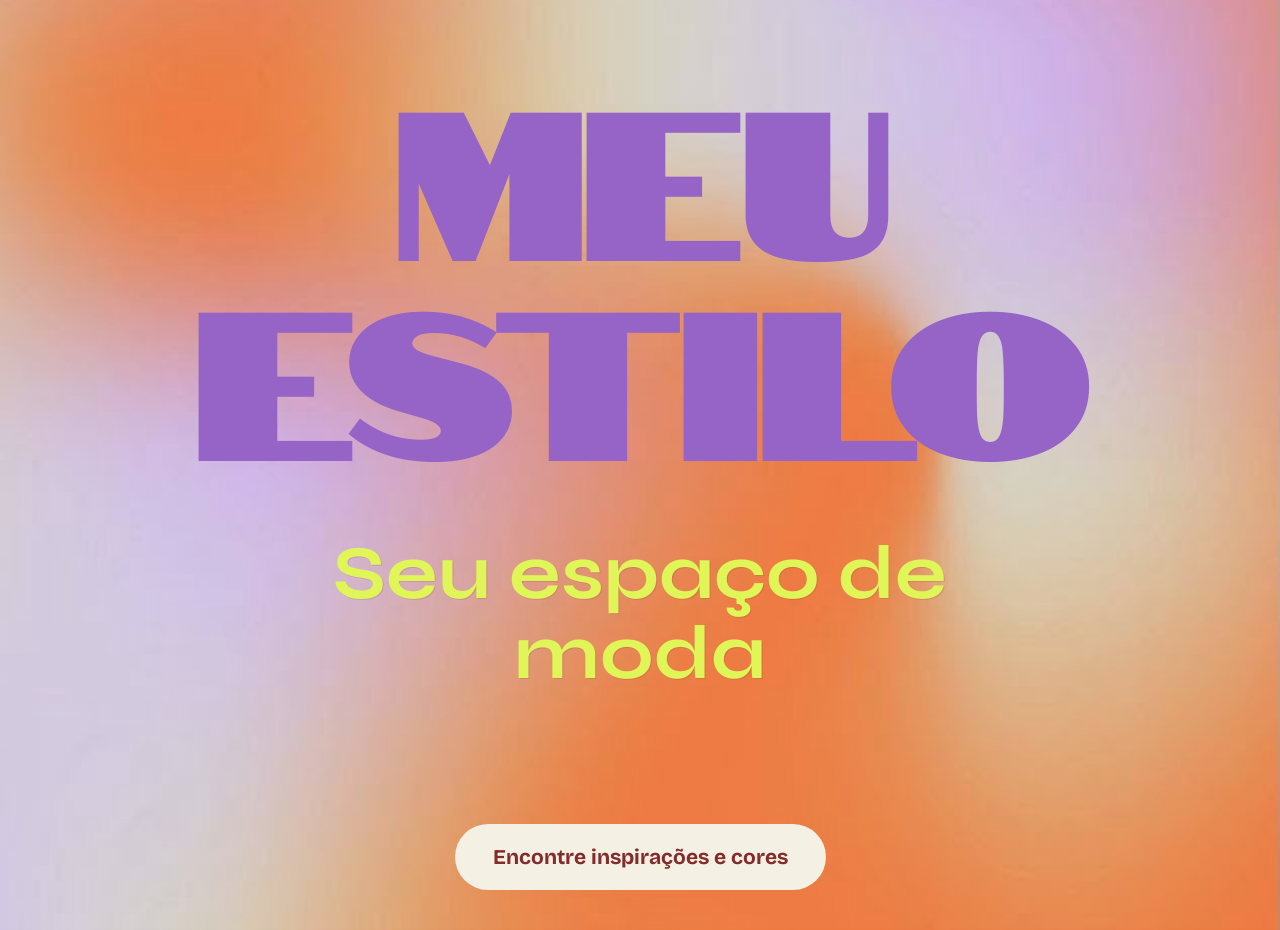
<file: index.html>
<!DOCTYPE html>

<html lang="pt-BR">

<head>

    <meta charset="UTF-8">

    <meta name="viewport" content="width=device-width, initial-scale=1.0">

    <title>Meu Estilo | Seu espaço de moda</title>

    <link rel="preconnect" href="https://fonts.googleapis.com">

    <link rel="preconnect" href="https://fonts.gstatic.com" crossorigin>

    <link href="https://fonts.googleapis.com/css2?family=Bricolage+Grotesque:opsz,wght@10..48,400;10..48,500;10..48,600;10..48,700;10..48,800&family=Notable&family=Syne:wght@400;500;600;700;800&display=swap" rel="stylesheet">

    <link rel="stylesheet" href="style.css">

    <link rel="manifest" href="manifest.json">

</head>

<body>

    <main class="home">

        <section class="hero">
         
            <header class="cabecalho-home">

                 <h1>Meu Estilo</h1>

            </header>

            <div class="hero-conteudo">

                <h2>Seu espaço de moda</h2>

                <a href="estilos.html" class="botao-principal">

                    Encontre inspirações e cores

                </a>

            </div>

        </section>

    </main>

    <script src="script.js"></script>

</body>

</html>
</file>
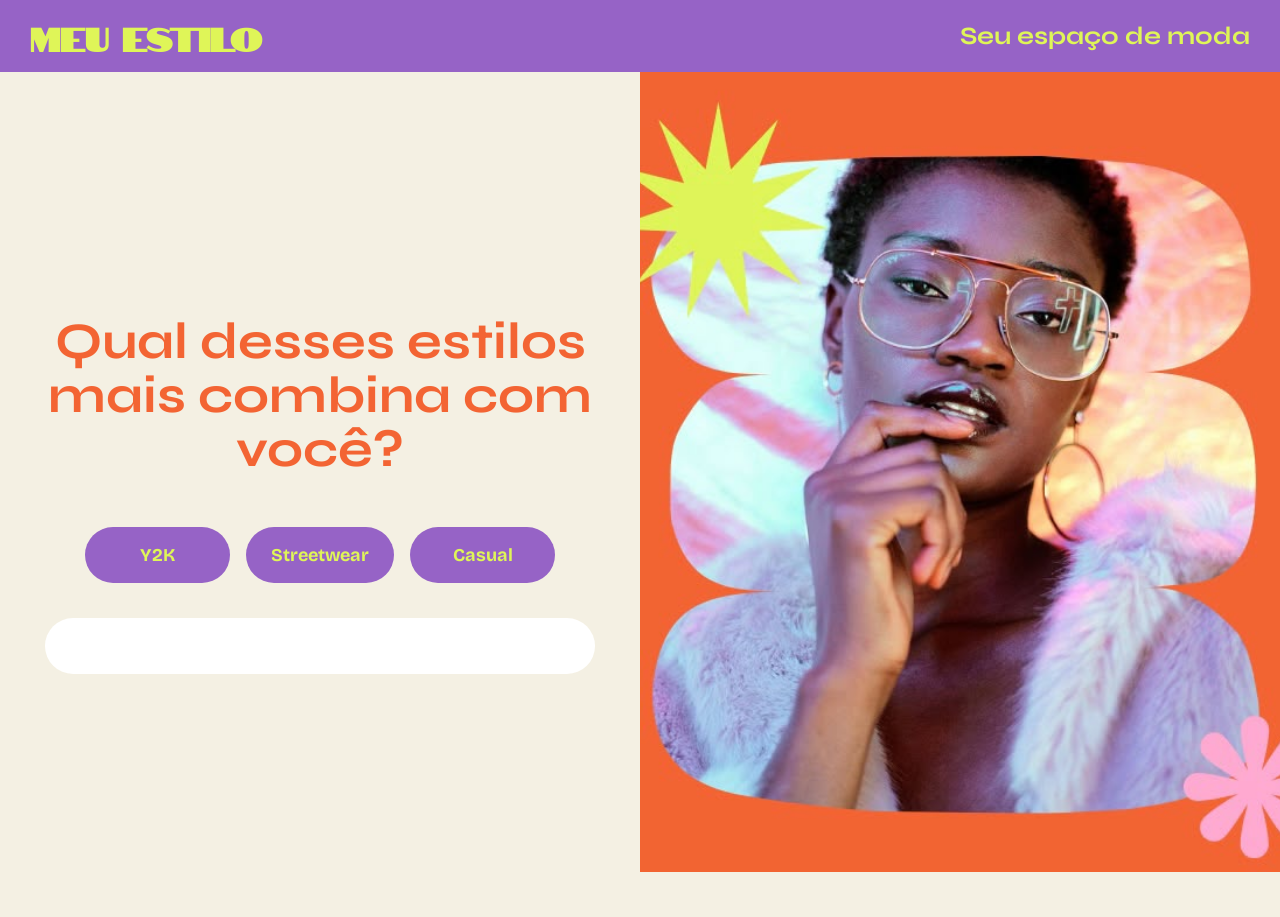
<file: estilos.html>
<!DOCTYPE html>

<html lang="pt-BR">

<head>

    <meta charset="UTF-8">

    <meta name="viewport" content="width=device-width, initial-scale=1.0">

    <title>Meu Estilo — Escolha seu estilo</title>

    <link rel="stylesheet" href="style.css">

    <link rel="preconnect" href="https://fonts.googleapis.com">

    <link rel="preconnect" href="https://fonts.gstatic.com" crossorigin>

    <link href="https://fonts.googleapis.com/css2?family=Bricolage+Grotesque:opsz,wght@10..48,400;10..48,500;10..48,600;10..48,700;10..48,800&family=Notable&family=Syne:wght@400;500;600;700;800&display=swap" rel="stylesheet">

    <link rel="manifest" href="manifest.json">
    
</head>

<body class="pagina-estilos">

    <header class="cabecalho">

        <a href="index.html" class="logo">Meu Estilo</a>

        <p>Seu espaço de moda</p>

    </header>

    <main class="pagina-dois">

        <section class="selecao-estilo">

            <div class="texto-estilos">

                <h1>

                    Qual desses estilos

                    mais combina

                    com você?

                </h1>

                <div class="botoes">

                    <button onclick="mostrarEstilo('Y2K')">

                        Y2K

                    </button>

                    <button onclick="mostrarEstilo('streetwear')">

                        Streetwear

                    </button>

                    <button onclick="mostrarEstilo('casual')">

                        Casual

                    </button>

                </div>

                <div id="resultado"></div>

            </div>

            <div class="imagem">

                <img src="imagens/imagemmoda1.jpeg"

                     alt="Inspiração de moda">

            </div>

        </section>

    </main>

    <script src="script.js"></script>

</body>

</html>
</file>
<file: style.css>
/* ========================================
   MEU ESTILO — IDENTIDADE VISUAL
   ======================================== */

/* Cores do projeto */
:root {
    --laranja: #F36433;
    --roxo: #9663C6;
    --verde: #DFF558;
    --bege: #F4F0E3;
    --vinho: #842B2C;
    --rosa: #FFA9D1;
    --branco: #FFFFFF;
}

/* Reset básico */
* {
    margin: 0;
    padding: 0;
    box-sizing: border-box;
}

/* Configurações gerais */
body {
    font-family: "Bricolage Grotesque", sans-serif;
    background-color: var(--bege);
    color: var(--vinho);
}

/* ========================================
   PÁGINA INICIAL — HOME
   ======================================== */

.home {
    min-height: 100vh;
}

/* Cabeçalho da Home */
.cabecalho-home {
    padding: 22px 6%;
    text-align: center;
}

.cabecalho-home h1 {
    font-family: "Notable", sans-serif;
    font-size: clamp(200px, 6vw, 78px);
    letter-spacing: 2px;
    color: var(--roxo);
    line-height: 1;
}

/* Área principal com imagem de fundo */
    .hero {
    min-height: 100vh;
    display: flex;
    flex-direction: column; /* Faz com que o título fique em cima e o conteúdo abaixo */
    justify-content: center;
    align-items: center;
    text-align: center;
    padding: 40px 24px;
    gap: 50px;

    background-image: 
        linear-gradient(rgba(244, 240, 227, 0.08), rgba(244, 240, 227, 0.08)), 
        url("imagens/fundo.jpeg.jpeg");
    background-size: cover;
    background-position: center;
    background-repeat: no-repeat;
}

/* Conteúdo central da Home */
.hero-conteudo {
    width: 100%;
    max-width: 850px;
    display: flex;
    flex-direction: column;
    align-items: center;
    gap: 50px;
}

/* Subtítulo principal */
.hero-conteudo h2 {
    font-family: "Syne", sans-serif;
    font-size: clamp(38px, 6vw, 76px);
    line-height: 1.05;
    color: var(--verde);
    text-shadow: 1px 1px 0 rgba(132, 43, 44, 0.15);
    margin-bottom: 80px;
}

/* Texto de apresentação */
.hero-conteudo p {
    max-width: 570px;
    font-family: "Bricolage Grotesque", sans-serif;
    font-size: clamp(17px, 2vw, 23px);
    line-height: 1.5;
    color: var(--vinho);
}

/* Botão que leva à página de estilos */
.botao-principal {
    display: inline-block;
    padding: 20px 38px;
    border-radius: 50px;

    background-color: var(--bege);
    color: var(--vinho);

    font-family: "Bricolage Grotesque", sans-serif;
    font-size: clamp(16px, 2vw, 21px);
    font-weight: bold;
    text-decoration: none;
    text-align: center;

    transition:
        background-color 0.3s ease,
        color 0.3s ease,
        transform 0.3s ease;
}

.botao-principal:hover {
    background-color: var(--bege);
    color: var(--vinho);
    transform: translateY(-3px);
}

/* ========================================
   PÁGINA DE ESCOLHA DE ESTILO
   ======================================== */

.container {
    width: 90%;
    max-width: 1200px;
    margin: 0 auto;
    padding: 60px 20px;
    text-align: center;
}

.container h1 {
    font-family: "Notable", sans-serif;
    font-size: clamp(42px, 6vw, 76px);
    letter-spacing: 2px;
    color: var(--roxo);
    margin-bottom: 15px;
}

.subtitulo {
    font-family: "Syne", sans-serif;
    font-size: clamp(22px, 3vw, 34px);
    margin-bottom: 40px;
    color: var(--vinho);
}

/* Imagem da página de estilos */
.imagem {
    width: 100%;
    height: 800px;
    background-color: var(--laranja);
    display: flex;
    justify-content: center;
    align-items: center;
    margin-bottom: 45px;
    overflow: hidden;
    border-radius: 0;
}

.imagem img {
    width: 100%;
    height: 100%;
    object-fit: cover;
    object-position: center top;
    display: block;
}

/* Pergunta de escolha */
.container h2 {
    font-family: "Syne", sans-serif;
    font-size: clamp(28px, 4vw, 50px);
    line-height: 1.1;
    margin-bottom: 35px;
    color: var(--laranja);
}

/* Grupo de botões */
.botoes {
    display: flex;
    justify-content: center;
    align-items: center;
    gap: 18px;
    flex-wrap: wrap;
}

/* Botões dos estilos e botões gerais */
button {
    border: none;
    padding: 18px 32px;
    font-family: "Bricolage Grotesque", sans-serif;
    font-size: 18px;
    font-weight: bold;
    cursor: pointer;

    background-color: var(--roxo);
    color: var(--verde);

    border-radius: 50px;

    transition:
        background-color 0.3s ease,
        transform 0.3s ease;
}

button:hover {
    background-color: var(--laranja);
    color: var(--branco);
    transform: translateY(-2px);
}

/* Área de resultado do estilo */
#resultado {
    margin: 45px auto 0;
    padding: 35px;
    max-width: 850px;

    font-family: "Bricolage Grotesque", sans-serif;
    font-size: 19px;
    line-height: 1.6;

    background-color: var(--branco);
    color: var(--vinho);

    border-radius: 28px;
}

/* Título dentro do resultado */
#resultado strong {
    display: block;
    margin-bottom: 15px;

    font-family: "Bricolage Grotesque", sans-serif;
    font-size: 28px;
    color: var(--vinho);
}

/* Resultado da API */
#resultado-api {
    margin-top: 25px;
}

/* ========================================
   RESPONSIVIDADE — CELULAR
   ======================================== */

@media (max-width: 600px) {

    .cabecalho-home {
        padding: 18px 15px;
    }

    .cabecalho-home h1 {
        font-size: 48px;
    }

    .hero {
        min-height: calc(100vh - 90px);
        padding: 40px 20px;

        background-position: center center;
    }

    .hero-conteudo {
        gap: 22px;
    }

    .hero-conteudo h2 {
        font-size: 38px;
    }

    .hero-conteudo p {
        font-size: 17px;
    }

    .botao-principal {
        width: 100%;
        max-width: 340px;
        padding: 18px 20px;
        font-size: 16px;
    }

    .container {
        width: 100%;
        padding: 35px 15px;
    }

    .container h1 {
        font-size: 48px;
    }

    .subtitulo {
        font-size: 24px;
        margin-bottom: 30px;
    }

    .imagem {
        height: 500px;
        margin-bottom: 30px;
    }

    .container h2 {
        font-size: 29px;
        line-height: 1.2;
    }

    .botoes {
        flex-direction: column;
        gap: 12px;
    }

    button {
        width: 100%;
        max-width: 340px;
        font-size: 17px;
        padding: 16px 20px;
    }

    #resultado {
        padding: 25px 18px;
        font-size: 16px;
        border-radius: 22px;
    }

    #resultado strong {
        font-size: 25px;
    }
}

/* =================================
   SEGUNDA PÁGINA
================================= */

.pagina-estilos {
    background-color: #F4F0E3;
    color: #842B2C;
    min-height: 100vh;
}


/* Cabeçalho */

.cabecalho {
    width: 100%;
    min-height: 72px;
    padding: 15px 30px;

    display: flex;
    align-items: center;
    justify-content: space-between;
    gap: 20px;

    background-color: #9663C6;
    color: #DFF558;
}

.logo {
    color: #DFF558;
    text-decoration: none;
    font-family: "Notable", sans-serif;
    font-size: 32px;
    font-weight: bold;
}

.cabecalho p {
    font-family: "Syne", sans-serif;
    font-size: 25px;
    font-weight: bold;
}


/* Estrutura principal */

.pagina-dois {
    width: 100%;
    padding: 0;
}

.selecao-estilo {
    min-height: calc(100vh - 72px);

    display: grid;
    grid-template-columns: 1fr 1fr;
}


/* Área do texto */

.texto-estilos {
    padding: 60px 7%;
    display: flex;
    flex-direction: column;
    justify-content: center;
    align-items: center;

    text-align: center;
}

.texto-estilos h1 {
    color: #F36433;
    font-family: "Syne", sans-serif;
    font-size: clamp(32px, 4vw, 58px);
    line-height: 1.05;
    letter-spacing: 0;
    margin-bottom: 50px;
}


/* Botões dos estilos */

.pagina-estilos .botoes {
    display: flex;
    justify-content: center;
    align-items: center;
    flex-wrap: wrap;
    gap: 16px;
}

.pagina-estilos .botoes button {
    width: auto;
    min-width: 145px;
    padding: 17px 25px;

    background-color: #9663C6;
    color: #DFF558;

    border: none;
    border-radius: 50px;

    font-family: "Bricolage Grotesque", sans-serif;
    font-size: 18px;
    font-weight: bold;

    cursor: pointer;
    transition: transform 0.3s ease,
                background-color 0.3s ease;
}

.pagina-estilos .botoes button:hover {
    background-color: #F36433;
    transform: translateY(-3px);
}


/* Área da imagem */

.imagem-estilos {
    min-height: 500px;
    background-color: #F36433;

    display: flex;
    align-items: center;
    justify-content: center;
    padding: 40px;
}

.imagem-estilos img {
    width: 100%;
    max-width: 560px;
    max-height: 650px;

    object-fit: cover;
    border-radius: 70px;

    display: block;
}


/* Resultado do estilo */

.pagina-estilos #resultado {
    width: 100%;
    max-width: 560px;

    margin-top: 35px;
    padding: 28px;

    background-color: #FFFFFF;
    color: #842B2C;

    border-radius: 28px;

    font-family: "Bricolage Grotesque", sans-serif;
    font-size: 17px;
    line-height: 1.5;
}


/* Botão da API dentro do resultado */

.pagina-estilos #resultado button {
    margin-top: 22px;
    background-color: #9663C6;
    color: #DFF558;
    border-radius: 50px;
    font-family: "Bricolage Grotesque", sans-serif;
    font-weight: bold;
}

.pagina-estilos #resultado button:hover {
    background-color: #F36433;
}


/* =================================
   RESPONSIVIDADE — CELULAR
================================= */

@media (max-width: 800px) {

    .cabecalho {
        padding: 15px 20px;
        flex-direction: column;
        text-align: center;
        gap: 5px;
    }

    .logo {
        font-size: 28px;
    }

    .cabecalho p {
        font-size: 19px;
    }

    .selecao-estilo {
        grid-template-columns: 1fr;
    }

    .texto-estilos {
        padding: 45px 20px;
    }

    .texto-estilos h1 {
        font-size: 35px;
        margin-bottom: 35px;
    }

    .pagina-estilos .botoes {
        width: 100%;
        flex-direction: column;
        gap: 12px;
    }

    .pagina-estilos .botoes button {
        width: 100%;
        max-width: 330px;
    }

    .imagem-estilos {
        min-height: 300px;
        padding: 25px;
    }

    .imagem-estilos img {
        max-height: 400px;
        border-radius: 40px;
    }

    .pagina-estilos #resultado {
        padding: 22px;
        font-size: 16px;
    }
}
</file>
